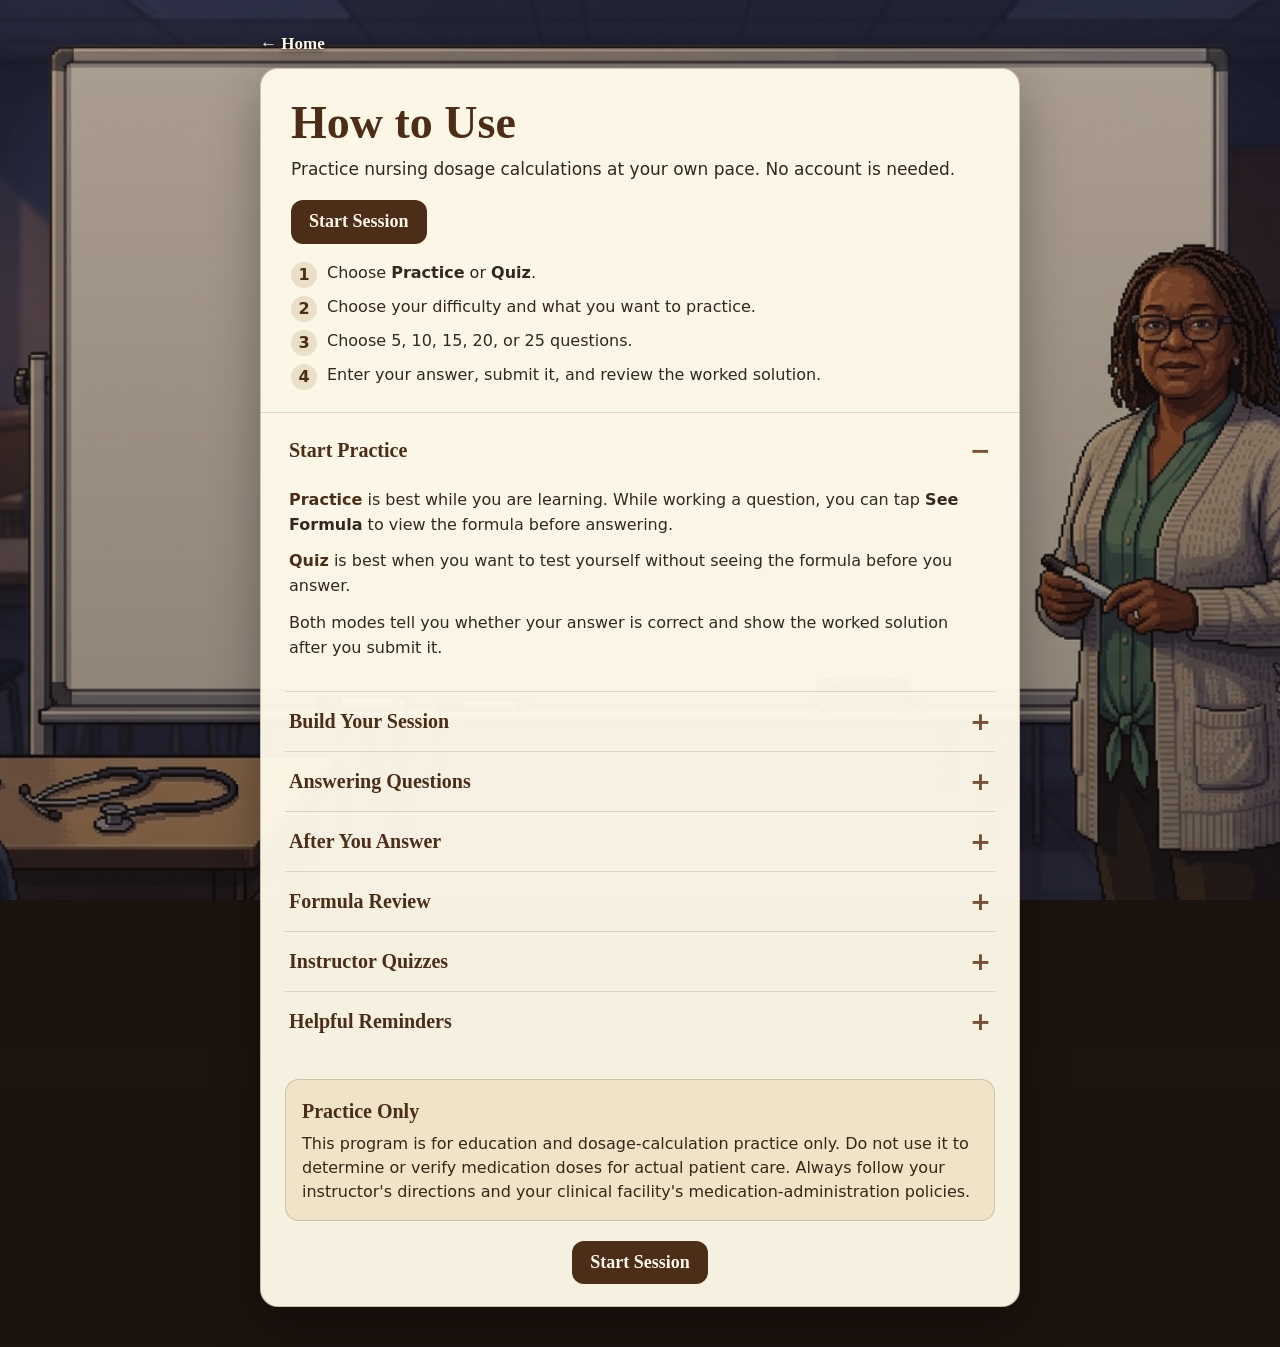
<file: web/dosage-how-to.html>
<!doctype html>
<html lang="en">
<head>
  <meta charset="utf-8">
  <meta name="viewport" content="width=device-width, initial-scale=1">
  <title>How to Use · Dr. Reid's Dosage Calc Pro</title>
  <style>
    * { box-sizing: border-box; }
    html, body { margin: 0; min-height: 100%; }
    body {
      min-height: 100svh;
      background: #1b130e;
      color: #352719;
      font-family: system-ui, -apple-system, BlinkMacSystemFont, "Segoe UI", sans-serif;
      overflow-x: hidden;
    }
    .shell {
      min-height: 100svh;
      padding: 18px 14px 40px;
      background:
        linear-gradient(rgba(27,19,14,.34), rgba(27,19,14,.58)),
        url("images/dosage-lab/dosage-lab-classroom.png?v=20260819-1") center/cover fixed no-repeat;
    }
    .page { width: min(760px, 100%); margin: 0 auto; }
    .topbar { display: flex; align-items: center; justify-content: space-between; gap: 12px; margin-bottom: 14px; }
    .home-link {
      color: #fff8e9;
      text-decoration: none;
      font: 700 17px/1.2 "Segoe Print", "Bradley Hand", "Comic Sans MS", cursive;
      text-shadow: 0 2px 5px rgba(0,0,0,.65);
    }
    .paper {
      background: rgba(255,250,235,.96);
      border: 1px solid rgba(84,55,30,.28);
      border-radius: 18px;
      box-shadow: 0 18px 50px rgba(0,0,0,.32);
      overflow: hidden;
    }
    .hero { padding: 24px 20px 18px; border-bottom: 1px solid rgba(84,55,30,.16); }
    h1, h2, summary {
      font-family: "Segoe Print", "Bradley Hand", "Comic Sans MS", cursive;
      color: #4b2d18;
    }
    h1 { margin: 0 0 8px; font-size: clamp(30px, 8vw, 46px); line-height: 1.05; }
    .lead { margin: 0 0 18px; font-size: 17px; line-height: 1.55; }
    .start {
      display: inline-block;
      padding: 12px 18px;
      border-radius: 12px;
      background: #4b2d18;
      color: #fff8e9;
      text-decoration: none;
      font: 700 18px/1.1 "Segoe Print", "Bradley Hand", "Comic Sans MS", cursive;
    }
    .quick { display: grid; gap: 8px; margin: 18px 0 0; padding: 0; list-style: none; }
    .quick li { display: flex; gap: 10px; align-items: flex-start; line-height: 1.4; }
    .num {
      flex: 0 0 26px; height: 26px; display: grid; place-items: center;
      border-radius: 50%; background: #eadfc8; color: #4b2d18; font-weight: 800;
    }
    .sections { padding: 8px 14px 14px; }
    details { border-bottom: 1px solid rgba(84,55,30,.16); }
    details:last-of-type { border-bottom: 0; }
    summary {
      cursor: pointer;
      list-style: none;
      padding: 17px 4px;
      font-weight: 800;
      font-size: 20px;
      display: flex;
      justify-content: space-between;
      align-items: center;
      gap: 12px;
    }
    summary::-webkit-details-marker { display: none; }
    summary::after { content: "+"; font: 800 25px/1 system-ui, sans-serif; color: #765136; }
    details[open] summary::after { content: "−"; }
    .content { padding: 0 4px 18px; font-size: 16px; line-height: 1.55; }
    .content p { margin: 8px 0 12px; }
    .content ul { margin: 8px 0 12px; padding-left: 22px; }
    .content li { margin: 5px 0; }
    .label { font-weight: 800; color: #4b2d18; }
    .example {
      margin: 9px 0;
      padding: 10px 12px;
      border-radius: 10px;
      background: #f2ead8;
      font: 700 17px/1.35 ui-monospace, SFMono-Regular, Menlo, monospace;
    }
    .notice {
      margin: 14px;
      padding: 16px;
      border-radius: 14px;
      background: #efe3c8;
      border: 1px solid rgba(84,55,30,.2);
      line-height: 1.5;
    }
    .notice h2 { margin: 0 0 6px; font-size: 20px; }
    .bottom { text-align: center; padding: 6px 14px 22px; }
    @media (min-width: 700px) {
      .shell { padding-top: 34px; }
      .hero { padding: 30px 30px 22px; }
      .sections { padding-left: 24px; padding-right: 24px; }
      .notice { margin-left: 24px; margin-right: 24px; }
    }
  </style>
</head>
<body>
  <main class="shell">
    <div class="page">
      <div class="topbar"><a class="home-link" href="dosage-lab-prototype.html">← Home</a></div>
      <article class="paper">
        <header class="hero">
          <h1>How to Use</h1>
          <p class="lead">Practice nursing dosage calculations at your own pace. No account is needed.</p>
          <a class="start" href="dosage-lab-run.html">Start Session</a>
          <ol class="quick" aria-label="Quick start">
            <li><span class="num">1</span><span>Choose <strong>Practice</strong> or <strong>Quiz</strong>.</span></li>
            <li><span class="num">2</span><span>Choose your difficulty and what you want to practice.</span></li>
            <li><span class="num">3</span><span>Choose 5, 10, 15, 20, or 25 questions.</span></li>
            <li><span class="num">4</span><span>Enter your answer, submit it, and review the worked solution.</span></li>
          </ol>
        </header>

        <section class="sections">
          <details open>
            <summary>Start Practice</summary>
            <div class="content">
              <p><span class="label">Practice</span> is best while you are learning. While working a question, you can tap <strong>See Formula</strong> to view the formula before answering.</p>
              <p><span class="label">Quiz</span> is best when you want to test yourself without seeing the formula before you answer.</p>
              <p>Both modes tell you whether your answer is correct and show the worked solution after you submit it.</p>
            </div>
          </details>

          <details>
            <summary>Build Your Session</summary>
            <div class="content">
              <p><span class="label">Difficulty:</span> Easy, Standard, or Challenge. Difficulty changes how convenient the numbers are, not the nursing logic.</p>
              <p><span class="label">Choose what to practice:</span></p>
              <ul>
                <li><strong>Medication Dosing</strong> — medication amounts, reconstitution, and electrolyte volumes</li>
                <li><strong>Pediatric Dosing</strong> — weight-based dosing, safe-dose ranges, and divided doses</li>
                <li><strong>Infusion Rates</strong> — pump rates, gravity rates, mL/hr, gtt/min, and other infusion-rate calculations</li>
                <li><strong>IV Time &amp; Volume</strong> — infusion duration and completion time</li>
              </ul>
              <p>Choose a whole family for variety, choose one subtype to drill a specific skill, or use <strong>Random Mix — All Families</strong>.</p>
            </div>
          </details>

          <details>
            <summary>Answering Questions</summary>
            <div class="content">
              <p>For most questions, enter the <strong>number and unit</strong>.</p>
              <div class="example">4.7 mL</div>
              <div class="example">125 mL/hr</div>
              <p>The unit matters. A correct number with the wrong unit is not a complete dosage-calculation answer.</p>
              <p>For IV completion-time questions, enter 24-hour time:</p>
              <div class="example">16:30</div>
              <p>For pediatric safe-dose questions, you may first choose <strong>Safe</strong>, <strong>Too Low</strong>, or <strong>Too High</strong>. If the dose is safe, you may then calculate the amount to administer.</p>
            </div>
          </details>

          <details>
            <summary>After You Answer</summary>
            <div class="content">
              <p>The program shows whether your answer is <strong>Correct</strong> or <strong>Incorrect</strong>, followed by the correct answer, formula, and worked calculation.</p>
              <p>Choose <strong>Next Question</strong> to continue. At the end, you will see your score and percentage.</p>
            </div>
          </details>

          <details>
            <summary>Formula Review</summary>
            <div class="content">
              <p>Choose <strong>Formula Review</strong> from the home page when you want to study the dosage calculation formulas without starting a practice session.</p>
            </div>
          </details>

          <details>
            <summary>Instructor Quizzes</summary>
            <div class="content">
              <p>Choose <strong>Instructor Quizzes</strong> to see quizzes that have been prepared and published by your instructor.</p>
              <p>Select the assigned quiz and work through it one question at a time. Your score and percentage are shown when the quiz is complete.</p>
              <p>If no quizzes are currently published, the page will tell you.</p>
            </div>
          </details>

          <details>
            <summary>Helpful Reminders</summary>
            <div class="content">
              <ul>
                <li>Read the entire question before calculating.</li>
                <li>Pay close attention to units.</li>
                <li>Convert units when necessary before solving.</li>
                <li>Follow any rounding directions in the question.</li>
                <li>Enter the requested unit with your answer.</li>
                <li>If you miss a question, review the worked solution before moving on.</li>
              </ul>
            </div>
          </details>
        </section>

        <aside class="notice">
          <h2>Practice Only</h2>
          This program is for education and dosage-calculation practice only. Do not use it to determine or verify medication doses for actual patient care. Always follow your instructor's directions and your clinical facility's medication-administration policies.
        </aside>

        <div class="bottom"><a class="start" href="dosage-lab-run.html">Start Session</a></div>
      </article>
    </div>
  </main>
</body>
</html>
</file>
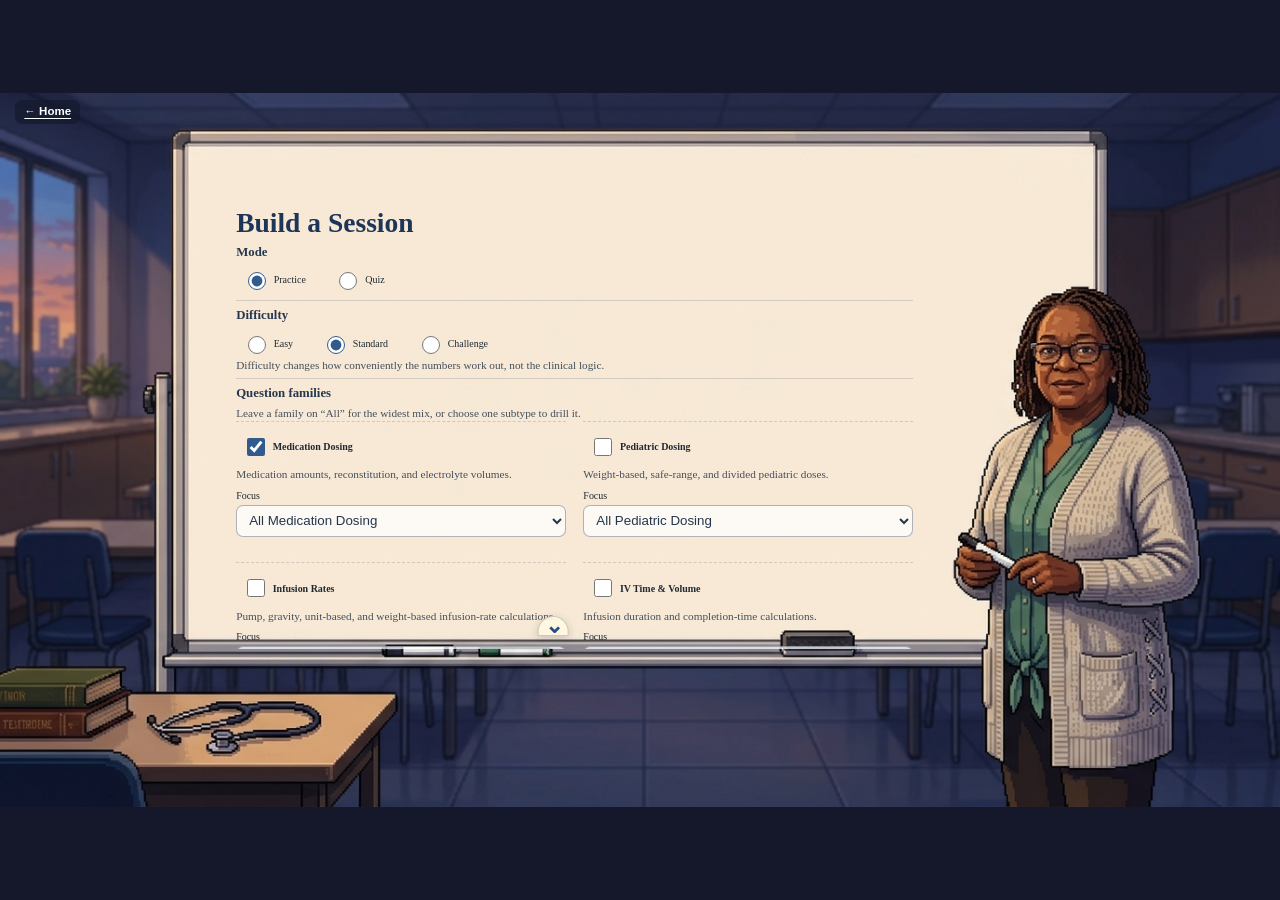
<file: web/dosage-lab-run.html>
<!doctype html>
<html lang="en">
<head>
  <meta charset="utf-8">
  <meta name="viewport" content="width=device-width, initial-scale=1">
  <title>Dr. Reid's Dosage Calc Pro</title>
  <link rel="stylesheet" href="dosage-lab.css">
</head>
<body>
  <main class="dosage-lab-shell">
    <section class="dosage-lab-stage" aria-label="Dosage calculation classroom">
      <a class="home-link" href="dosage-lab-prototype.html">← Home</a>
      <section id="app" class="board dosage-board" aria-live="polite" tabindex="-1"></section>
      <button id="scroll-cue" class="scroll-cue" type="button" aria-label="Show more session options" hidden><span aria-hidden="true">⌄</span></button>
    </section>
  </main>
  <script src="dosage-engine.js?v=20260820-1"></script>
  <script src="dosage-engine-clinical-pools.js?v=20260820-1"></script>
  <script src="dosage-engine-expanded-clinical.js?v=20260820-1"></script>
  <script src="dosage-engine-rate-expansion.js?v=20260820-1"></script>
  <script src="dosage-families.js?v=20260820-1"></script>
  <script src="dosage-lab.js"></script>
</body>
</html>
</file>
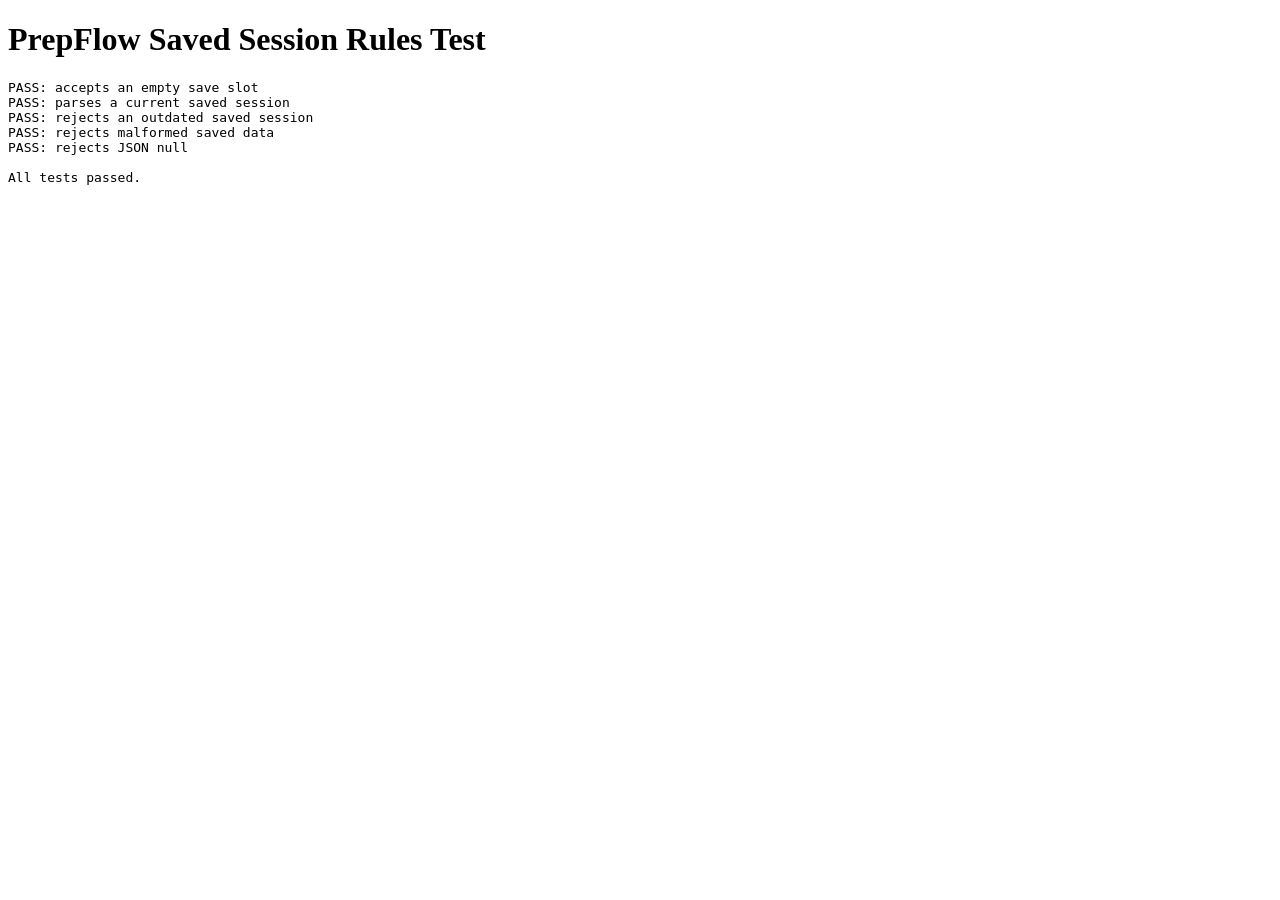
<file: web/saved-session-rules.test.html>
<!doctype html>
<html lang="en">
<head>
  <meta charset="utf-8">
  <meta name="viewport" content="width=device-width, initial-scale=1">
  <title>PrepFlow Saved Session Rules Test</title>
</head>
<body>
  <h1>PrepFlow Saved Session Rules Test</h1>
  <pre id="results">Running…</pre>

  <script src="saved-session-rules.js"></script>
  <script>
    const results = [];

    function check(name, condition) {
      results.push(`${condition ? "PASS" : "FAIL"}: ${name}`);
      if (!condition) {
        throw new Error(name);
      }
    }

    const rules = window.PrepFlowSavedSessionRules;

    const empty = rules.parseSavedSession(null, 3);
    check("accepts an empty save slot", empty.saved === null && !empty.shouldClear);

    const valid = rules.parseSavedSession('{"version":3,"screen":"question"}', 3);
    check("parses a current saved session", valid.saved.screen === "question" && !valid.shouldClear);

    const outdated = rules.parseSavedSession('{"version":2}', 3);
    check("rejects an outdated saved session", outdated.saved === null && outdated.shouldClear);

    const malformed = rules.parseSavedSession('{bad json', 3);
    check("rejects malformed saved data", malformed.saved === null && malformed.shouldClear);

    const jsonNull = rules.parseSavedSession('null', 3);
    check("rejects JSON null", jsonNull.saved === null && jsonNull.shouldClear);

    document.querySelector("#results").textContent = `${results.join("\n")}\n\nAll tests passed.`;
  </script>
</body>
</html>
</file>
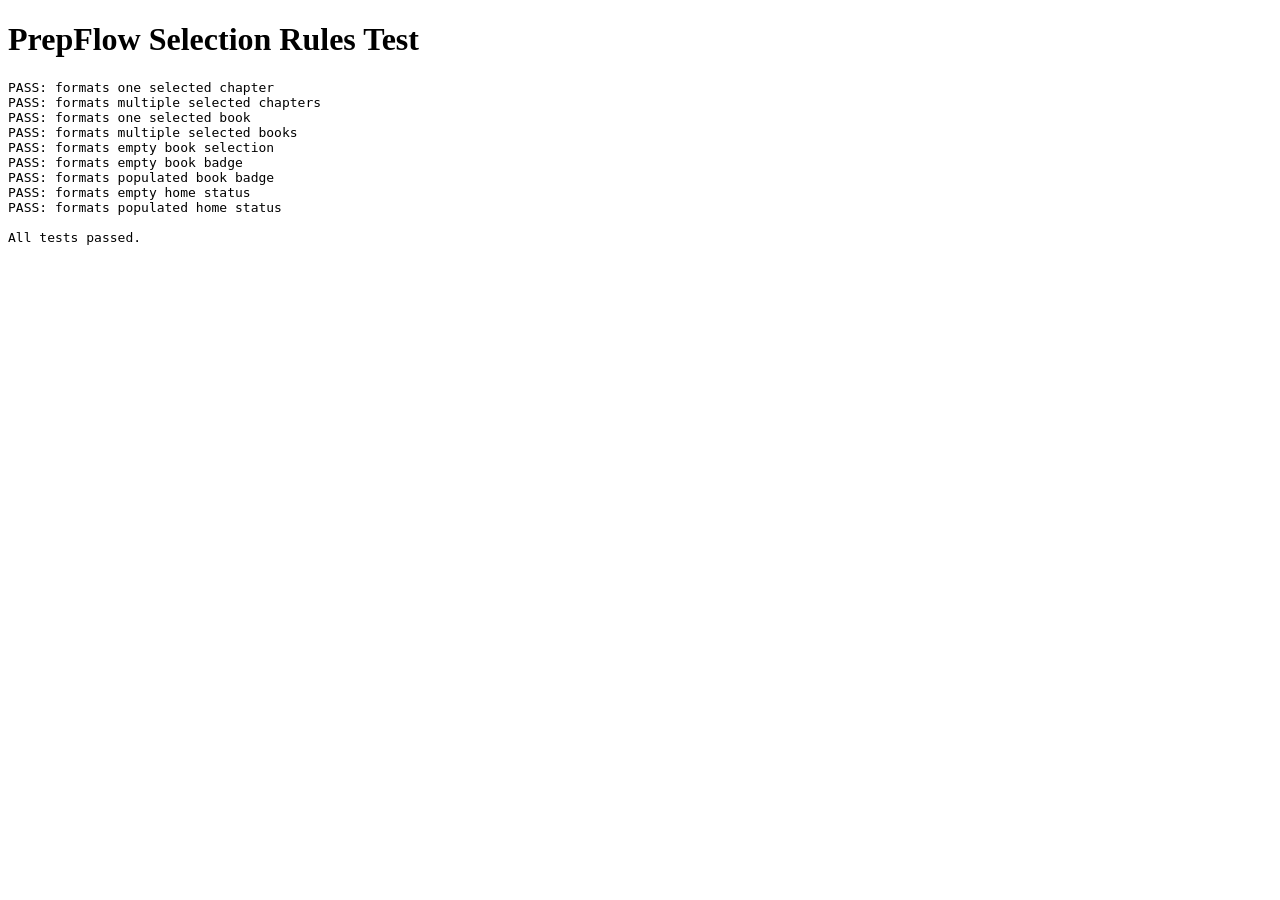
<file: web/selection-rules.test.html>
<!doctype html>
<html lang="en">
<head>
  <meta charset="utf-8">
  <title>PrepFlow Selection Rules Test</title>
</head>
<body>
  <h1>PrepFlow Selection Rules Test</h1>
  <pre id="results"></pre>

  <script src="selection-rules.js"></script>
  <script>
    const results = document.querySelector("#results");
    const lines = [];

    function expect(name, actual, expected) {
      if (actual !== expected) {
        throw new Error(`${name}: expected ${JSON.stringify(expected)}, received ${JSON.stringify(actual)}`);
      }
      lines.push(`PASS: ${name}`);
    }

    try {
      expect(
        "formats one selected chapter",
        PrepFlowSelectionRules.chapterSelectionText(1),
        "1 chapter selected"
      );
      expect(
        "formats multiple selected chapters",
        PrepFlowSelectionRules.chapterSelectionText(3),
        "3 chapters selected"
      );
      expect(
        "formats one selected book",
        PrepFlowSelectionRules.bookSelectionText(2, 1),
        "From 1 book"
      );
      expect(
        "formats multiple selected books",
        PrepFlowSelectionRules.bookSelectionText(4, 2),
        "From 2 books"
      );
      expect(
        "formats empty book selection",
        PrepFlowSelectionRules.bookSelectionText(0, 0),
        "Open a book to choose chapters"
      );
      expect(
        "formats empty book badge",
        PrepFlowSelectionRules.bookBadgeText(0),
        "Open book"
      );
      expect(
        "formats populated book badge",
        PrepFlowSelectionRules.bookBadgeText(2),
        "2 chapters selected"
      );
      expect(
        "formats empty home status",
        PrepFlowSelectionRules.homeStatusText(0),
        "Select a category to continue."
      );
      expect(
        "formats populated home status",
        PrepFlowSelectionRules.homeStatusText(1),
        "1 chapter selected. Choose another category or return to your selected category to start."
      );

      lines.push("", "All tests passed.");
    } catch (error) {
      lines.push(`FAIL: ${error.message}`);
    }

    results.textContent = lines.join("\n");
  </script>
</body>
</html>
</file>
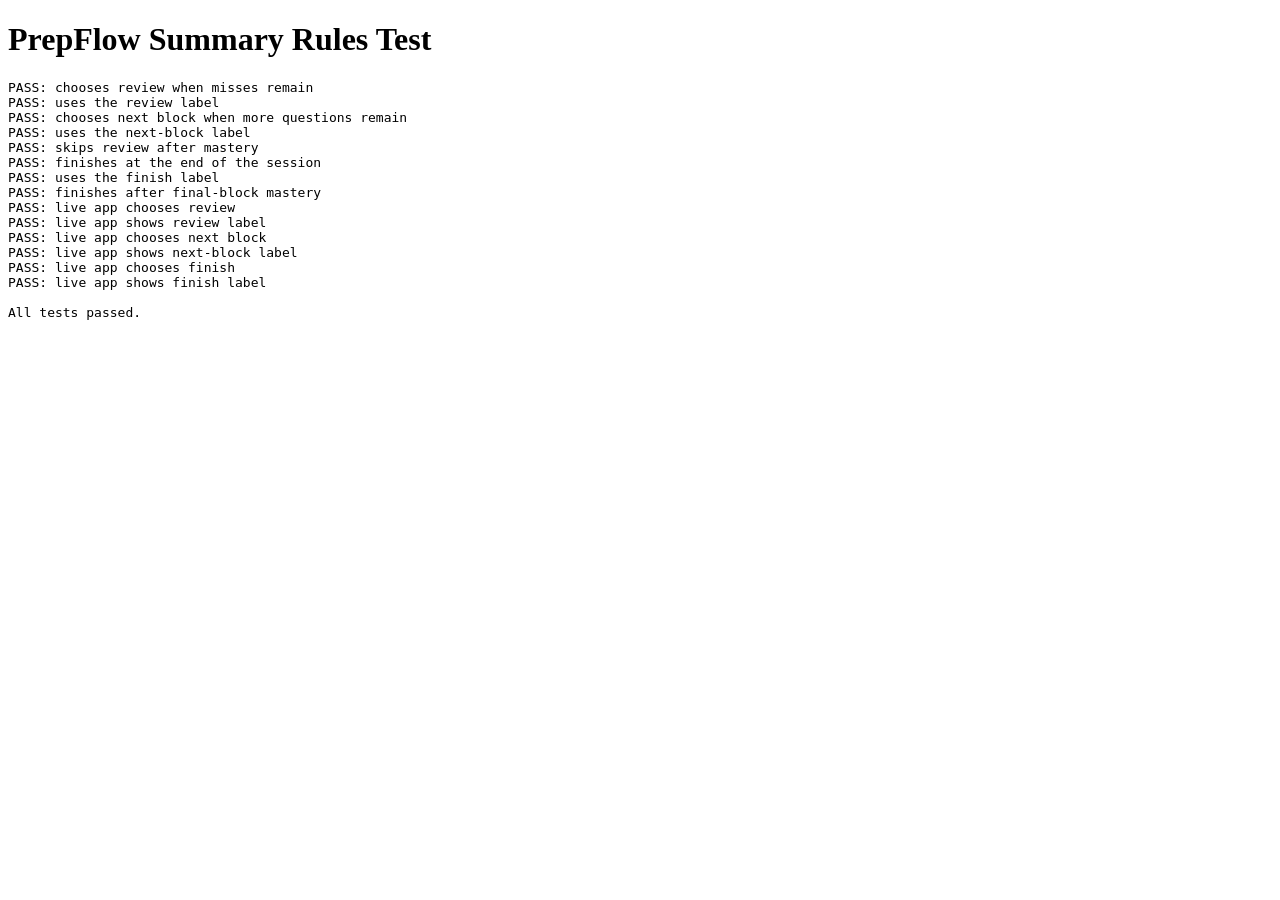
<file: web/summary-rules.test.html>
<!doctype html>
<html lang="en">
<head>
  <meta charset="utf-8">
  <meta name="viewport" content="width=device-width, initial-scale=1">
  <title>PrepFlow Summary Rules Test</title>
</head>
<body>
  <h1>PrepFlow Summary Rules Test</h1>
  <pre id="results"></pre>
  <script src="summary-rules.js"></script>
  <script>
    const results = document.querySelector("#results");
    const lines = [];

    function check(name, condition) {
      const line = `${condition ? "PASS" : "FAIL"}: ${name}`;
      lines.push(line);
      if (!condition) {
        throw new Error(line);
      }
    }

    const review = PrepFlowSummaryRules.blockSummaryAction({
      mastered: false,
      missedCount: 2,
      blockEnd: 10,
      totalQuestions: 30,
    });
    check("chooses review when misses remain", review.action === "review");
    check("uses the review label", review.label === "Review Missed Questions");

    const nextBlock = PrepFlowSummaryRules.blockSummaryAction({
      mastered: false,
      missedCount: 0,
      blockEnd: 10,
      totalQuestions: 30,
    });
    check("chooses next block when more questions remain", nextBlock.action === "next-block");
    check("uses the next-block label", nextBlock.label === "Start Next Block");

    const masteredNextBlock = PrepFlowSummaryRules.blockSummaryAction({
      mastered: true,
      missedCount: 3,
      blockEnd: 10,
      totalQuestions: 30,
    });
    check("skips review after mastery", masteredNextBlock.action === "next-block");

    const finish = PrepFlowSummaryRules.blockSummaryAction({
      mastered: false,
      missedCount: 0,
      blockEnd: 30,
      totalQuestions: 30,
    });
    check("finishes at the end of the session", finish.action === "finish");
    check("uses the finish label", finish.label === "Finish Session");

    const masteredFinish = PrepFlowSummaryRules.blockSummaryAction({
      mastered: true,
      missedCount: 1,
      blockEnd: 30,
      totalQuestions: 30,
    });
    check("finishes after final-block mastery", masteredFinish.action === "finish");

    const liveReview = PrepFlowSummaryRules.summaryAction({
      mastered: false,
      missedCount: 1,
      hasMoreQuestions: false,
    });
    check("live app chooses review", liveReview.action === "review");
    check("live app shows review label", liveReview.label === "Review Missed Questions");

    const liveNextBlock = PrepFlowSummaryRules.summaryAction({
      mastered: false,
      missedCount: 0,
      hasMoreQuestions: true,
    });
    check("live app chooses next block", liveNextBlock.action === "next-block");
    check("live app shows next-block label", liveNextBlock.label === "Start Next Block");

    const liveFinish = PrepFlowSummaryRules.summaryAction({
      mastered: false,
      missedCount: 0,
      hasMoreQuestions: false,
    });
    check("live app chooses finish", liveFinish.action === "finish");
    check("live app shows finish label", liveFinish.label === "Finish Session");

    lines.push("", "All tests passed.");
    results.textContent = lines.join("\n");
  </script>
</body>
</html>
</file>
<file: web/dosage-lab.css>
*{box-sizing:border-box}html,body{margin:0;min-height:100%;background:#15172b;color:#213043;font-family:"Segoe Print","Bradley Hand","Comic Sans MS",cursive}body{min-height:100svh;display:grid;place-items:center;overflow:hidden}.dosage-lab-shell{width:100vw;height:100svh;display:grid;place-items:center;background:#15172b}.dosage-lab-stage{position:relative;width:min(100vw,calc(100svh * 16 / 9));aspect-ratio:16/9;background:url("images/dosage-lab/dosage-lab-classroom.png?v=20260819-1") center/contain no-repeat;overflow:hidden}.home-link{position:absolute;left:1.2%;top:1.4%;z-index:5;color:#fff;text-decoration:underline;text-underline-offset:3px;font:700 clamp(10px,.9vw,15px)/1 Arial,Helvetica,sans-serif;background:rgba(20,25,45,.72);padding:6px 9px;border-radius:7px}.board,.dosage-board{position:absolute;left:17.2%;top:14.2%;width:55.4%;height:63.5%;min-height:0;background:transparent;border:0;box-shadow:none;border-radius:0;padding:clamp(8px,1.25vw,24px);overflow-y:auto;overflow-x:hidden;color:#1f2933}.title{margin:0 0 clamp(4px,.55vw,9px);font-size:clamp(16px,2.15vw,37px);line-height:1.08;color:#1d3556}.subtitle{margin:0 0 clamp(6px,.8vw,14px);font-size:clamp(11px,1.35vw,23px);color:#3f5168}.copy,.note{margin:0;font-family:Georgia,"Times New Roman",serif;color:#44505d;font-size:clamp(8px,.88vw,15px);line-height:1.28}.actions{display:flex;gap:clamp(8px,.8vw,14px);flex-wrap:wrap;margin-top:clamp(8px,1vw,16px)}.text-action,.submit{appearance:none;border:0;background:transparent;color:#244f83;padding:1px 0;text-decoration:underline;text-underline-offset:3px;cursor:pointer;font:700 clamp(9px,.95vw,16px)/1.15 "Segoe Print","Bradley Hand","Comic Sans MS",cursive}.submit{font-size:clamp(10px,1.05vw,18px)}.setup{display:grid;gap:clamp(5px,.55vw,10px)}.section{padding-bottom:clamp(4px,.45vw,8px);border-bottom:1px solid rgba(49,67,89,.18)}.section h3{margin:0 0 clamp(3px,.4vw,7px);color:#26384f;font-size:clamp(10px,1vw,17px)}.choice-row,.type-grid{display:flex;flex-wrap:wrap;gap:clamp(4px,.45vw,8px) clamp(8px,.8vw,14px)}.type-grid{display:grid;grid-template-columns:repeat(2,minmax(0,1fr))}.choice{display:flex;align-items:center;gap:5px;font-size:clamp(8px,.78vw,13px);cursor:pointer}.choice input{width:14px;height:14px;accent-color:#315b8d}.field{display:grid;gap:clamp(3px,.3vw,6px);margin-top:clamp(6px,.65vw,11px);min-width:0;font-size:clamp(8px,.78vw,13px)}.field select{display:block;width:100%;max-width:100%;min-width:0}.setup-message{min-height:1em;margin:3px 0 0;color:#9a3f2b;font-size:clamp(7px,.7vw,12px)}.meta{display:flex;justify-content:space-between;gap:10px;color:#566273;font:700 clamp(8px,.8vw,14px)/1 Georgia,"Times New Roman",serif;margin-bottom:clamp(6px,.75vw,12px)}.problem{font-size:clamp(13px,1.7vw,29px);line-height:1.3;color:#1f2f43;margin:clamp(4px,.5vw,8px) 0 clamp(10px,1.2vw,20px)}.answer-row{display:flex;align-items:center;gap:clamp(6px,.8vw,12px);flex-wrap:wrap}.answer-input{min-width:0;width:min(72%,520px);border:0;border-bottom:2px solid #5e6b78;background:transparent;padding:4px;color:#1d2b3a;font:700 clamp(12px,1.45vw,24px)/1.15 "Segoe Print","Bradley Hand","Comic Sans MS",cursive;outline:none}.feedback{margin-top:clamp(8px,1vw,16px);padding-top:clamp(5px,.7vw,10px);border-top:1px solid rgba(49,67,89,.18)}.feedback h3{margin:0 0 4px;font-size:clamp(12px,1.2vw,20px)}.feedback p{margin:0;font-size:clamp(9px,.9vw,15px)}.feedback.correct{color:#21623a}.feedback.incorrect{color:#8a3528}.solution{white-space:pre-line;font-family:Georgia,"Times New Roman",serif;color:#334153;font-size:clamp(8px,.82vw,14px);line-height:1.4}.formula-help{margin-top:clamp(6px,.7vw,12px);padding:clamp(6px,.6vw,10px) 0;border-top:1px dashed rgba(49,67,89,.25);border-bottom:1px dashed rgba(49,67,89,.25);font-size:clamp(8px,.85vw,14px)}.formula-grid{display:grid;grid-template-columns:repeat(2,minmax(0,1fr));gap:clamp(5px,.5vw,9px) clamp(12px,1.2vw,22px)}.formula-item{padding:4px 0 6px;border-bottom:1px solid rgba(49,67,89,.16)}.formula-item h3{margin:0 0 2px;color:#213043;font-size:clamp(9px,.9vw,15px)}.equation{font-weight:700;color:#17263a;font-size:clamp(8px,.85vw,14px)}.formula-item p{margin:2px 0 0;font-family:Georgia,"Times New Roman",serif;color:#4b5662;font-size:clamp(7px,.67vw,11px);line-height:1.2}.nav{display:grid;grid-template-columns:1fr auto 1fr;align-items:center;margin-top:clamp(7px,.8vw,13px)}.nav>:last-child{justify-self:end}.results{text-align:center;padding:clamp(20px,5vh,50px) 0}.score{font-size:clamp(28px,4vw,66px);color:#1d3556;margin:8px 0}.small{font-size:.9em;opacity:.8}.type-groups{display:grid;grid-template-columns:repeat(2,minmax(0,1fr));gap:clamp(10px,1vw,16px) clamp(14px,1.35vw,24px)}.type-group{min-width:0;padding:clamp(7px,.7vw,12px) 0 clamp(10px,1vw,16px);border-top:1px dashed rgba(49,67,89,.2)}.type-group>.choice{margin-bottom:clamp(3px,.35vw,6px)}.type-group>.note{margin-bottom:clamp(4px,.45vw,8px)}.type-group h4{margin:0 0 clamp(4px,.4vw,7px);color:#1d3556;font-size:clamp(9px,.9vw,15px)}.type-group-grid{display:grid;gap:clamp(3px,.3vw,5px)}@media(max-aspect-ratio:1/1){body{overflow:auto}.dosage-lab-shell{min-height:100svh;height:auto;align-content:start}.dosage-lab-stage{width:100vw;margin-top:max(0px,calc((100svh - 56.25vw)/2))}.board,.dosage-board{overflow-y:auto;overflow-x:hidden}.type-grid,.formula-grid,.type-groups{grid-template-columns:1fr}.answer-input{width:100%}}

.scroll-cue{position:absolute;z-index:6;left:43.2%;top:73%;width:clamp(22px,2.4vw,42px);height:clamp(15px,1.6vw,28px);transform:translateX(-50%);border:1px solid rgba(49,67,89,.25);border-radius:999px 999px 8px 8px;background:rgba(255,248,224,.92);color:#244f83;box-shadow:0 2px 8px rgba(18,29,44,.18);cursor:pointer;font:800 clamp(14px,1.7vw,29px)/.55 Arial,sans-serif;animation:scrollNudge 1.8s ease-in-out 2}
.scroll-cue[hidden],.scroll-cue.is-done{display:none}
@keyframes scrollNudge{0%,100%{transform:translate(-50%,0)}50%{transform:translate(-50%,4px)}}
.feedback-screen{animation:feedbackIn .2s ease-out}
.feedback-head{display:flex;align-items:baseline;justify-content:space-between;gap:10px;margin-bottom:clamp(4px,.55vw,9px)}
.feedback-head h2{margin:0;font-size:clamp(15px,1.7vw,29px)}
.feedback-head.correct h2{color:#21623a}.feedback-head.incorrect h2{color:#8a3528}
.feedback-question{margin:0 0 clamp(7px,.8vw,13px);padding-bottom:clamp(6px,.7vw,11px);border-bottom:1px solid rgba(49,67,89,.18);font-family:Georgia,"Times New Roman",serif;font-size:clamp(8px,.83vw,14px);line-height:1.32;color:#334153}
.answer-summary{display:flex;flex-wrap:wrap;gap:clamp(5px,.7vw,12px) clamp(12px,1.3vw,22px);margin-bottom:clamp(7px,.8vw,13px);font-family:Georgia,"Times New Roman",serif;font-size:clamp(8px,.82vw,14px);color:#334153}
.translation{display:grid;gap:clamp(7px,.75vw,12px)}
.translation-step{padding:clamp(5px,.55vw,9px) 0;border-top:1px dashed rgba(49,67,89,.24)}
.translation-step-title{margin:0 0 clamp(4px,.45vw,7px);font:700 clamp(8px,.8vw,13px)/1.1 Georgia,"Times New Roman",serif;color:#596575}
.translation-line{display:flex;align-items:stretch;gap:clamp(2px,.26vw,5px);min-width:0}
.translation-term{display:grid;grid-template-rows:auto auto;align-content:center;min-width:0;flex:1;padding:clamp(3px,.35vw,6px);border-bottom:2px solid rgba(49,67,89,.28);text-align:center}
.translation-label{font:700 clamp(6px,.62vw,10px)/1.1 Georgia,"Times New Roman",serif;color:#6a7480}
.translation-value{margin-top:2px;font:700 clamp(8px,.88vw,15px)/1.13 "Segoe Print","Bradley Hand","Comic Sans MS",cursive;color:#17263a;overflow-wrap:anywhere}
.translation-term.result{border-bottom-color:#315b8d;background:rgba(232,241,251,.48)}
.translation-term.result .translation-value{color:#214f83}
.translation-op{display:grid;place-items:end center;flex:0 0 auto;padding:0 1px clamp(5px,.48vw,8px);font:800 clamp(8px,.9vw,15px)/1 Georgia,"Times New Roman",serif;color:#4d5966}
.feedback-note{margin:clamp(6px,.7vw,11px) 0 0;font-family:Georgia,"Times New Roman",serif;color:#44505d;font-size:clamp(7px,.73vw,12px);line-height:1.25}
@keyframes feedbackIn{from{opacity:.2;transform:translateY(4px)}to{opacity:1;transform:none}}
@media(max-aspect-ratio:1/1){.translation-line{gap:2px}.translation-term{padding:3px 2px}.translation-label{font-size:clamp(6px,1.7vw,9px)}.translation-value{font-size:clamp(8px,2.25vw,12px)}.translation-op{font-size:clamp(8px,2vw,11px);padding-bottom:5px}.feedback-question,.answer-summary{font-size:clamp(8px,2vw,11px)}}
@media(prefers-reduced-motion:reduce){.scroll-cue,.feedback-screen{animation:none}}

/* Clear, forgiving interaction targets throughout the student-facing calculator. */
.text-action,.submit{display:inline-flex;align-items:center;justify-content:center;min-height:clamp(28px,2.35vw,40px);padding:clamp(5px,.48vw,8px) clamp(6px,.62vw,11px);border-radius:7px}
.text-action:hover,.text-action:focus-visible{background:rgba(232,241,251,.64);outline:2px solid rgba(36,79,131,.36);outline-offset:2px}
.text-action:disabled{opacity:.5;cursor:not-allowed}
.actions,.answer-row{column-gap:clamp(12px,1.15vw,20px);row-gap:clamp(8px,.8vw,14px)}
.choice-row{column-gap:clamp(12px,1.2vw,21px);row-gap:clamp(7px,.7vw,12px)}
.choice{min-height:clamp(28px,2.3vw,40px);padding:clamp(3px,.32vw,6px) clamp(5px,.52vw,9px);border-radius:7px}
.choice:hover,.choice:focus-within{background:rgba(232,241,251,.5);outline:2px solid rgba(36,79,131,.25);outline-offset:1px}
.choice input{flex:0 0 auto;width:clamp(17px,1.4vw,22px);height:clamp(17px,1.4vw,22px)}
.field select{min-height:clamp(32px,2.5vw,42px);padding:4px 8px;border:1px solid rgba(49,67,89,.38);border-radius:7px;background:rgba(255,255,255,.72);color:#24364b}
.answer-input{min-height:clamp(34px,2.7vw,45px)}
.safety-choices{display:grid;grid-template-columns:repeat(3,minmax(0,1fr));gap:clamp(10px,1.15vw,20px);margin:clamp(8px,.9vw,15px) 0}
.safety-choice,.answer-row>[data-safety]{width:100%;min-height:clamp(38px,3vw,50px);padding:clamp(7px,.7vw,12px);border:1px solid rgba(36,79,131,.38);border-radius:10px;background:rgba(238,244,250,.68);text-decoration:none;white-space:nowrap}
.safety-choice:hover,.safety-choice:focus-visible,.answer-row>[data-safety]:hover,.answer-row>[data-safety]:focus-visible{background:rgba(218,233,247,.9);border-color:#244f83}
.home-link:focus-visible{outline:2px solid #fff;outline-offset:3px}
@media(pointer:coarse){.text-action,.submit,.choice,.field select,.answer-input,.home-link{min-height:44px}.home-link{display:inline-flex;align-items:center;padding:8px 11px}.safety-choice,.answer-row>[data-safety]{min-height:48px}}
</file>
